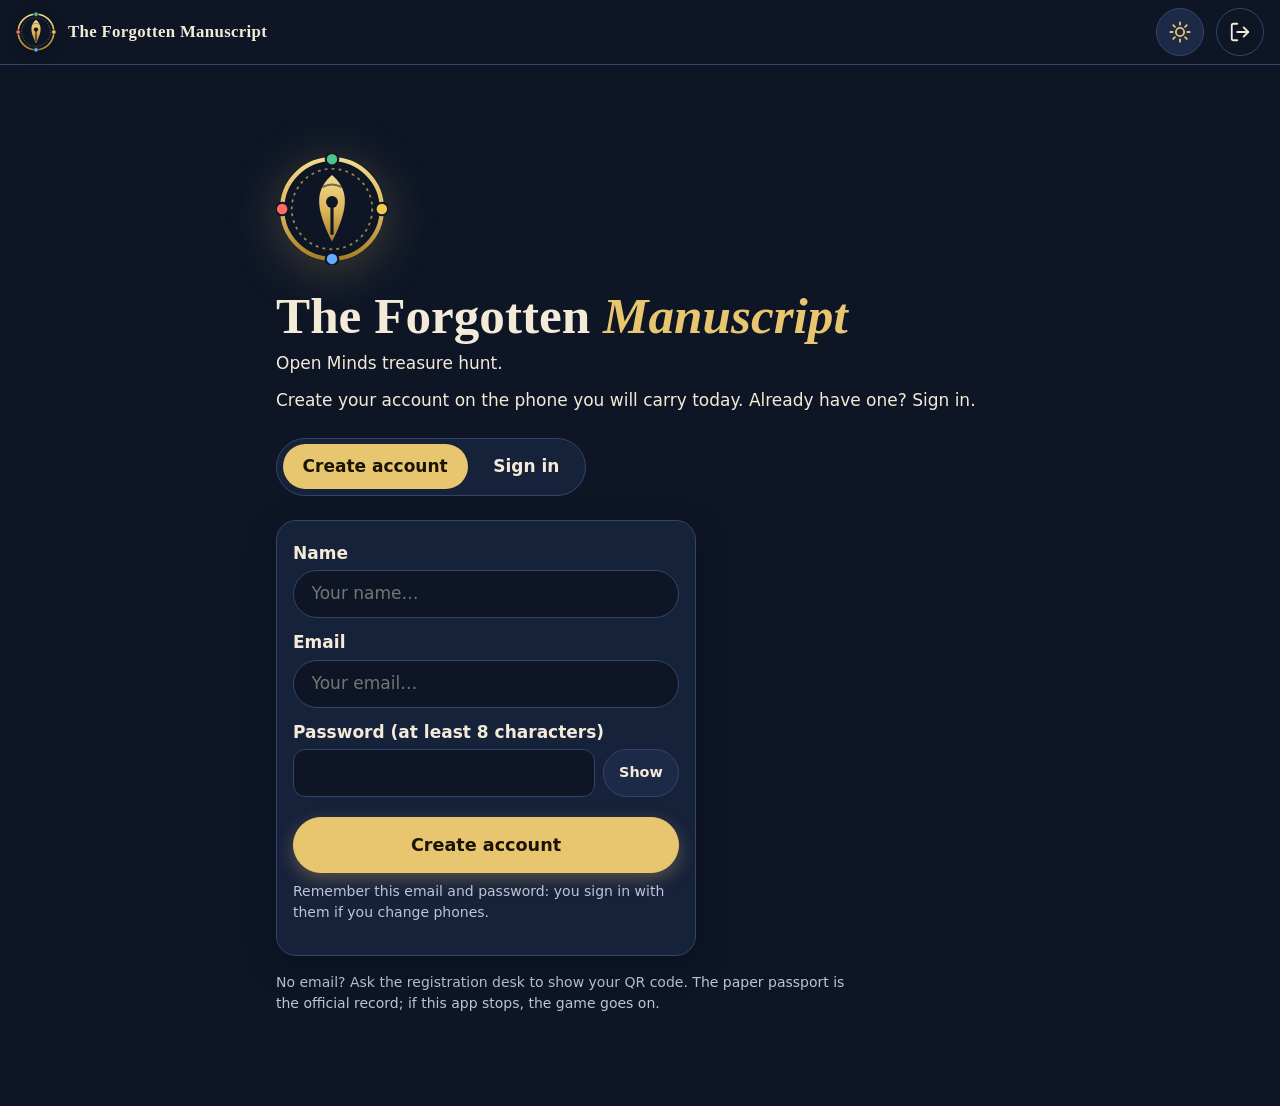
<file: index.html>
<!doctype html>
<html lang="en" data-theme="dark">
<head>
<meta charset="utf-8">
<meta name="viewport" content="width=device-width, initial-scale=1, viewport-fit=cover">
<meta name="robots" content="noindex, nofollow">
<meta name="referrer" content="no-referrer">
<meta http-equiv="Content-Security-Policy" content="default-src 'self'; script-src 'self' https://cdnjs.cloudflare.com; style-src 'self' https://cdnjs.cloudflare.com; img-src 'self' data: https://server.arcgisonline.com https://tile.openstreetmap.org; connect-src https://api.vicere.co.uk; base-uri 'none'; form-action 'none'; object-src 'none'">
<meta name="theme-color" content="#0e1626">
<title>The Forgotten Manuscript</title>
<link rel="preconnect" href="https://api.vicere.co.uk" crossorigin>
<link rel="dns-prefetch" href="https://cdnjs.cloudflare.com">
<link rel="icon" href="img/icon.svg" type="image/svg+xml">
<link rel="stylesheet" href="css/app.css?v=ed527b07f0">
<script src="config.js?v=ed527b07f0"></script>
<script type="module" src="js/app.js?v=ed527b07f0"></script>
</head>
<body>
<a class="sr-only" href="#main">Skip to content</a>
<header class="top">
  <img class="logo" src="img/logo.svg" alt="" width="40" height="40">
  <div class="brand"><b translate="no">The Forgotten Manuscript</b><span id="who"></span></div>
  <button id="theme" class="icon-btn theme-btn round-btn" type="button" aria-label="Switch to sunlight mode"></button>
  <button id="signout" class="icon-btn ghost round-btn" type="button" aria-label="Sign out" title="Sign out"></button>
</header>
<div id="net" class="status-line warn" role="status" hidden></div>
<div id="queued" class="status-line" role="status" hidden></div>
<main id="main" tabindex="-1"><p class="muted">Loading…</p></main>
<div id="toasts" class="toasts" aria-live="polite"></div>
<noscript><p class="frame">This page needs JavaScript. The paper passport still works.</p></noscript>
</body>
</html>
</file>
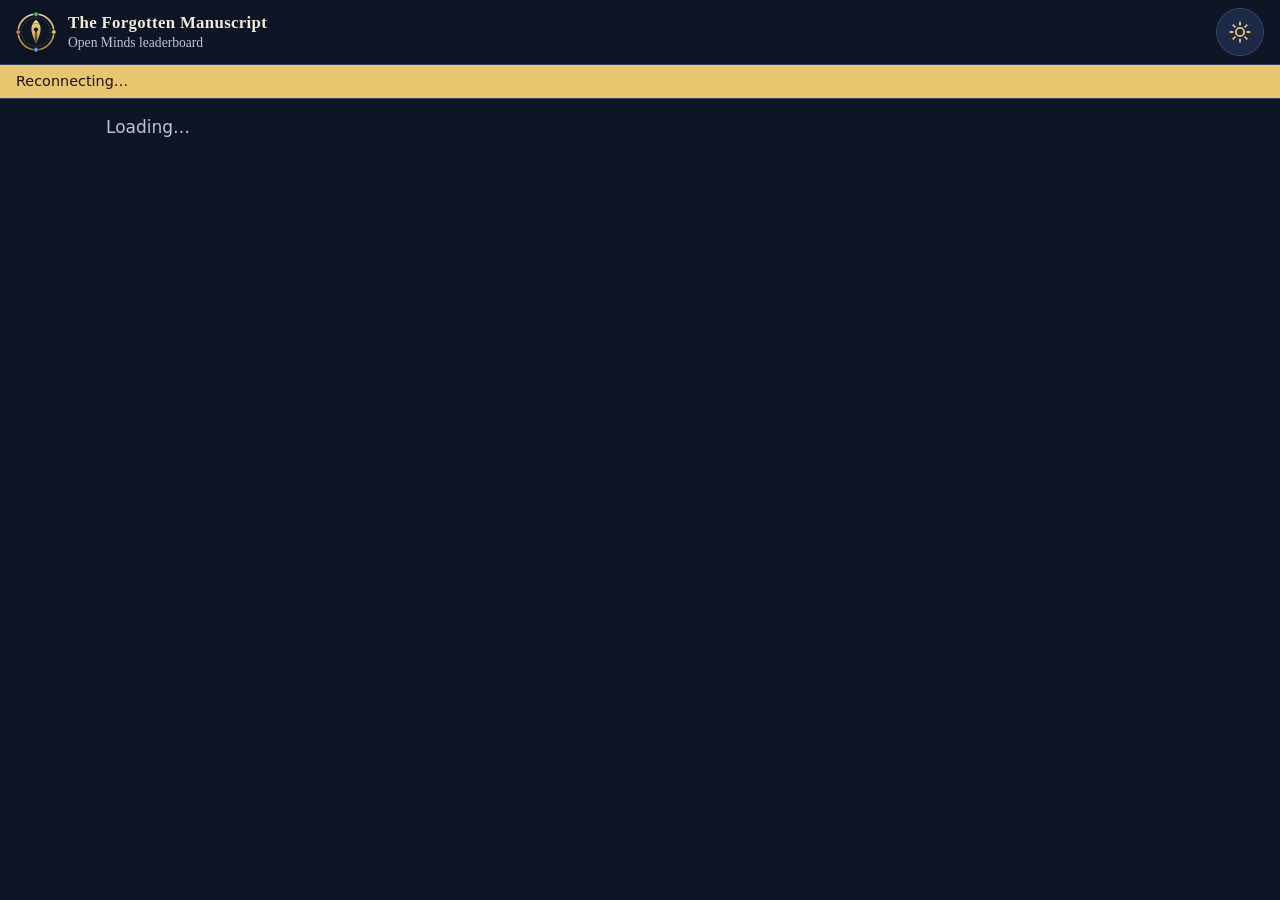
<file: board.html>
<!doctype html>
<html lang="en" data-theme="dark">
<head>
<meta charset="utf-8">
<meta name="viewport" content="width=device-width, initial-scale=1">
<meta name="robots" content="noindex, nofollow">
<meta name="referrer" content="no-referrer">
<meta http-equiv="Content-Security-Policy" content="default-src 'self'; script-src 'self'; style-src 'self'; img-src 'self'; connect-src https://api.vicere.co.uk; base-uri 'none'; form-action 'none'; object-src 'none'">
<meta name="theme-color" content="#0e1626">
<title>Leaderboard · The Forgotten Manuscript</title>
<link rel="preconnect" href="https://api.vicere.co.uk" crossorigin>
<link rel="icon" href="img/icon.svg" type="image/svg+xml">
<link rel="stylesheet" href="css/app.css?v=ed527b07f0">
<link rel="stylesheet" href="css/board.css?v=ed527b07f0">
<script src="config.js?v=ed527b07f0"></script>
<script type="module" src="js/board.js?v=ed527b07f0"></script>
</head>
<body class="tv">
<header class="top">
  <img class="logo" src="img/logo.svg" alt="" width="40" height="40">
  <div class="brand"><b translate="no">The Forgotten Manuscript</b><span>Open Minds leaderboard</span></div>
  <button id="theme" class="icon-btn theme-btn round-btn" type="button" aria-label="Switch to sunlight mode"></button>
</header>
<div id="net" class="status-line warn" role="status" hidden></div>
<main id="main"><p class="muted">Loading…</p></main>
<div id="toasts" class="toasts" aria-live="polite"></div>
</body>
</html>
</file>
<file: css/app.css>
/* The Forgotten Manuscript: night ink and gold leaf, with a paper "Sunlight" mode.
   System fonts only (zero font bytes on slow 3G). */

:root {
  --bg: #0e1626;
  --panel: #16213a;
  --panel-2: #1d2a47;
  --line: #34446a;
  --text: #f3ead7;
  --muted: #bcc4d6;
  --gold: #d9b45a;
  --gold-strong: #e8c66f;
  --on-gold: #1a1405;
  --danger: #ff8a7a;
  --ok: #7ad9a4;
  --reed: #4cc38a;
  --leaf: #f2c94c;
  --bird: #62adff;
  --stage: #ff6b5e;
  --seal-ink: #0e1626;
  --focus: #ffe7a3;
  --serif: "Iowan Old Style", "Palatino Linotype", Palatino, "Book Antiqua", "Noto Serif", Georgia, serif;
  --sans: system-ui, -apple-system, "Segoe UI", Roboto, "Noto Sans", sans-serif;
  --r-sm: 12px;
  --r-md: 20px;
  --r-pill: 999px;
  --shadow: 0 10px 30px rgba(3, 8, 20, .35);
  --ease: cubic-bezier(.2, .7, .2, 1);
  color-scheme: dark;
}

:root[data-theme="light"] {
  --bg: #f6efdd;
  --panel: #fffcf3;
  --panel-2: #efe4c8;
  --line: #b9a57a;
  --text: #16110a;
  --muted: #4a4234;
  --gold: #7a5712;
  --gold-strong: #b8862b;
  --on-gold: #16110a;
  --danger: #a3241a;
  --ok: #1d6b40;
  --reed: #1e7f4f;
  --leaf: #8a6a00;
  --bird: #1f5fb8;
  --stage: #c2362b;
  --seal-ink: #ffffff;
  --focus: #1f2a44;
  --shadow: 0 10px 28px rgba(80, 60, 20, .12);
  color-scheme: light;
}

* { box-sizing: border-box; }
html { -webkit-text-size-adjust: 100%; scroll-padding-top: 5rem; -webkit-tap-highlight-color: rgba(217, 180, 90, .25); }
body {
  margin: 0;
  background: var(--bg);
  color: var(--text);
  font: 17px/1.5 var(--sans);
  min-height: 100vh;
}
h1, h2, h3 { font-family: var(--serif); font-weight: 600; line-height: 1.2; margin: 0 0 .5rem; text-wrap: balance; }
h1 { font-size: 1.75rem; }
h2 { font-size: 1.35rem; }
h3 { font-size: 1.1rem; }
p { margin: 0 0 .75rem; max-width: 65ch; }
a { color: var(--gold-strong); }
:root[data-theme="light"] a { color: var(--gold); }
:focus-visible { outline: 3px solid var(--focus); outline-offset: 2px; }
.sr-only { position: absolute; width: 1px; height: 1px; overflow: hidden; clip: rect(0 0 0 0); white-space: nowrap; }
.sr-only:focus { position: fixed; left: 16px; top: 8px; width: auto; height: auto; clip: auto; z-index: 4000; padding: .6rem 1rem; background: var(--gold-strong); color: var(--on-gold); border-radius: var(--r-sm); }
.muted { color: var(--muted); }
.small { font-size: .875rem; }
.num { font-variant-numeric: tabular-nums; }

/* Frame and header ------------------------------------------------------- */

.top {
  position: sticky; top: 0; z-index: 500;
  display: flex; align-items: center; gap: .75rem;
  padding: .5rem max(16px, env(safe-area-inset-right)) .5rem max(16px, env(safe-area-inset-left));
  padding-top: max(.5rem, env(safe-area-inset-top));
  background: var(--bg);
  border-bottom: 1px solid var(--line);
}
.logo { width: 40px; height: 40px; flex: none; filter: drop-shadow(0 2px 6px rgba(0, 0, 0, .35)); }
.brand { font-family: var(--serif); font-size: 1.05rem; line-height: 1.15; flex: 1; min-width: 0; }
.brand b { display: block; font-weight: 600; letter-spacing: .02em; }
.brand span { color: var(--muted); font-size: .85rem; }
.status-line { padding: .35rem 16px; font-size: .9rem; background: var(--panel-2); border-bottom: 1px solid var(--line); }
.status-line[hidden] { display: none; }
.status-line.warn { color: var(--on-gold); background: var(--gold-strong); }

main { padding: 16px; max-width: 760px; margin: 0 auto 4rem; }
main.wide { max-width: 1400px; }

.frame {
  position: relative;
  padding: 1.25rem 1rem;
  border: 1px solid var(--line);
  border-radius: var(--r-md);
  background: var(--panel);
  box-shadow: var(--shadow);
  margin-bottom: 1rem;
}
.frame.gilded::before {
  content: ""; position: absolute; left: -1px; bottom: -1px; width: 56px; height: 56px;
  border-left: 2px solid var(--gold); border-bottom: 2px solid var(--gold);
  border-bottom-left-radius: var(--r-md); pointer-events: none;
}
.section { margin: 1.5rem 0; }
.row { display: flex; gap: .5rem; flex-wrap: wrap; align-items: center; }
.stack > * + * { margin-top: .5rem; }
.grow { flex: 1; min-width: 0; }

/* Buttons and fields -------------------------------------------------------- */

button, .btn {
  font: inherit; font-weight: 600;
  min-height: 48px; min-width: 48px;
  padding: .6rem 1rem;
  padding-inline: 1.25rem;
  border-radius: var(--r-pill);
  border: 1px solid var(--line);
  background: var(--panel-2);
  color: var(--text);
  cursor: pointer;
  touch-action: manipulation;
  transition: background-color .18s var(--ease), border-color .18s var(--ease), color .18s var(--ease), box-shadow .18s var(--ease), transform .12s var(--ease), filter .18s var(--ease);
}
button.primary { background: var(--gold-strong); color: var(--on-gold); border-color: var(--gold-strong); box-shadow: 0 6px 18px color-mix(in srgb, var(--gold-strong) 30%, transparent); }
button.danger { border-color: var(--danger); color: var(--danger); background: transparent; }
button.ghost { background: transparent; }
button.big { width: 100%; font-size: 1.1rem; min-height: 56px; }
button:hover:not(:disabled) { border-color: var(--gold-strong); transform: translateY(-1px); }
button.primary:hover:not(:disabled) { filter: brightness(1.06); box-shadow: 0 10px 24px color-mix(in srgb, var(--gold-strong) 40%, transparent); }
button:active:not(:disabled) { transform: translateY(1px) scale(.98); }
button:disabled { opacity: .45; cursor: not-allowed; }
button[aria-pressed="true"] { background: var(--gold-strong); color: var(--on-gold); }
.icon-btn { padding: .4rem .95rem; font-size: .9rem; }
.round-btn { width: 48px; height: 48px; padding: 0; display: inline-grid; place-items: center; }
.theme-btn { color: var(--gold-strong); }
:root[data-theme="light"] .theme-btn { color: var(--text); }
.theme-btn svg { transition: transform .35s var(--ease); }
.theme-btn:hover svg { transform: rotate(20deg); }

label { display: block; font-weight: 600; margin-bottom: .25rem; }
input, select, textarea {
  font: inherit; color: var(--text);
  width: 100%; min-height: 48px;
  padding: .55rem .7rem;
  border: 1px solid var(--line); border-radius: var(--r-sm);
  background: var(--bg);
  transition: border-color .18s var(--ease), box-shadow .18s var(--ease);
}
input:focus, select:focus, textarea:focus { border-color: var(--gold-strong); box-shadow: 0 0 0 4px color-mix(in srgb, var(--gold-strong) 20%, transparent); }
input[type="number"], input[type="email"], input:not([type]) { border-radius: var(--r-pill); padding-inline: 1.1rem; }
textarea { min-height: 80px; resize: vertical; }
input[type="checkbox"] { width: 28px; min-height: 28px; height: 28px; accent-color: var(--gold-strong); }
.field { margin-bottom: .75rem; }

.chip {
  display: inline-block; padding: .1rem .55rem; border-radius: 999px;
  font-size: .85rem; font-weight: 600; border: 1px solid var(--line); white-space: nowrap;
}
.chip.arrived { background: var(--gold-strong); color: var(--on-gold); border-color: transparent; }
.chip.heading { border-color: var(--gold); color: var(--gold-strong); }
:root[data-theme="light"] .chip.heading { color: var(--gold); }
.chip.solved, .chip.finished { background: var(--ok); color: var(--seal-ink); border-color: transparent; }
:root[data-theme="light"] .chip.solved, :root[data-theme="light"] .chip.finished { color: #fff; }
.chip.alert { background: var(--danger); color: var(--seal-ink); border-color: transparent; }
:root[data-theme="light"] .chip.alert { color: #fff; }

/* Seals: the passport stamps ------------------------------------------------- */

.passport { display: grid; grid-template-columns: repeat(4, 1fr); gap: .75rem; margin: 1rem 0; }
.seal {
  aspect-ratio: 1; border-radius: 50%;
  display: grid; place-items: center;
  border: 2px dashed var(--line);
  font-family: var(--serif); font-size: clamp(1.4rem, 7vw, 2.2rem); font-weight: 600;
  color: var(--muted);
}
.seal.on { border: 3px double var(--seal-ink); color: var(--seal-ink); box-shadow: 0 0 0 3px var(--c); background: var(--c); }
.seal-label { text-align: center; font-size: .85rem; margin-top: .3rem; color: var(--muted); }
.c-reed { --c: var(--reed); } .c-leaf { --c: var(--leaf); } .c-bird { --c: var(--bird); } .c-stage { --c: var(--stage); }
.dots { display: inline-flex; gap: 4px; vertical-align: middle; }
.dot { width: 14px; height: 14px; border-radius: 50%; border: 1px solid var(--line); background: transparent; }
.dot.on { background: var(--c); border-color: var(--c); }

/* Leaderboard --------------------------------------------------------------- */

.board { width: 100%; border-collapse: collapse; }
.board th, .board td { padding: .55rem .4rem; text-align: left; border-bottom: 1px solid var(--line); overflow-wrap: anywhere; }
.board th { font-size: .85rem; color: var(--muted); font-weight: 600; }
.board td.rank { font-family: var(--serif); font-size: 1.2rem; width: 2.5rem; }
.board tr.mine td { background: var(--panel-2); }
.board .time { text-align: right; font-variant-numeric: tabular-nums; }

/* Team cards for Keepers, Gate, Door ----------------------------------------- */

.cards { display: grid; gap: .75rem; }
.card { border: 1px solid var(--line); border-radius: var(--r-md); background: var(--panel); padding: 1rem 1.1rem; box-shadow: var(--shadow); transition: border-color .2s var(--ease); }
.card.is-arrived { border-color: var(--gold-strong); border-width: 2px; }
.card.is-heading { border-left: 6px solid var(--gold); }
.card h3 { margin: 0; }
.card .actions { display: grid; grid-template-columns: repeat(auto-fit, minmax(92px, 1fr)); gap: .5rem; margin-top: .85rem; }
.handover {
  margin-top: .6rem; padding: .6rem .75rem; border-radius: var(--r-sm);
  background: var(--panel-2); border-left: 6px solid var(--c, var(--gold));
  font-weight: 600;
}
.place-band { height: 10px; border-radius: 999px; background: var(--c, var(--gold)); margin-bottom: .75rem; }
.filters { display: flex; gap: .4rem; overflow-x: auto; padding-bottom: .25rem; }
.filters button { white-space: nowrap; min-height: 44px; }

/* Tabs for the Control Room ------------------------------------------------------ */

.tabs { display: flex; gap: .35rem; overflow-x: auto; padding: .35rem; margin-bottom: 1rem; background: var(--panel); border: 1px solid var(--line); border-radius: var(--r-pill); width: fit-content; max-width: 100%; }
.tabs button { flex: none; border: 0; background: transparent; white-space: nowrap; min-height: 44px; }
.tabs button:hover:not(:disabled) { transform: none; background: var(--panel-2); }
.tabs button[aria-selected="true"] { background: var(--gold-strong); color: var(--on-gold); }
.badge-count { display: inline-block; min-width: 1.4em; padding: 0 .35em; border-radius: 999px; background: var(--danger); color: var(--seal-ink); font-size: .8rem; text-align: center; margin-left: .3rem; }

.table-wrap { overflow-x: auto; border: 1px solid var(--line); border-radius: var(--r-md); box-shadow: var(--shadow); }
table.grid { border-collapse: collapse; width: 100%; font-size: .92rem; }
table.grid th, table.grid td { padding: .45rem .5rem; border-bottom: 1px solid var(--line); text-align: left; white-space: nowrap; vertical-align: top; }
table.grid th { position: sticky; top: 0; background: var(--panel-2); font-weight: 600; }
table.grid .row { flex-wrap: nowrap; gap: .35rem; }
table.grid .icon-btn { min-width: 40px; min-height: 40px; padding: 0; }
table.grid tr.split td { background: color-mix(in srgb, var(--danger) 18%, transparent); }

.alerts { display: grid; gap: .4rem; margin-bottom: 1rem; }
.alert { padding: .65rem 1rem; border-radius: var(--r-sm); border-left: 6px solid var(--danger); background: var(--panel); }
.alert.crowd { border-left-color: var(--gold-strong); }

.log { list-style: none; padding: 0; margin: 0; }
.log li { display: flex; gap: .75rem; align-items: center; padding: .4rem 0; border-bottom: 1px solid var(--line); }
.log li.person { flex-wrap: wrap; gap: .5rem .75rem; padding: .75rem 0; }
.person-info { flex: 1 1 200px; min-width: 0; overflow-wrap: anywhere; }
.person-actions { display: flex; flex-wrap: wrap; gap: .4rem; }
.person-actions .icon-btn { min-height: 40px; padding: .3rem .85rem; font-size: .85rem; }
.log time { color: var(--muted); font-variant-numeric: tabular-nums; min-width: 4.5em; }

/* Chat ---------------------------------------------------------------------- */

.chat { display: grid; gap: .4rem; max-height: 50vh; overflow-y: auto; padding: .25rem; }
.msg { max-width: 85%; padding: .55rem .9rem; border-radius: 18px; background: var(--panel-2); white-space: pre-wrap; overflow-wrap: anywhere; }
.msg.mine { justify-self: end; background: var(--gold-strong); color: var(--on-gold); }
.msg .who { display: block; font-size: .8rem; font-weight: 600; opacity: .85; }
.quick { display: flex; gap: .4rem; flex-wrap: wrap; margin: .5rem 0; }

/* Gate ----------------------------------------------------------------------- */

.gate-row { display: flex; gap: .75rem; align-items: stretch; margin-top: .75rem; flex-wrap: wrap; }
.stepper { display: flex; align-items: center; gap: .4rem; }
.stepper span { min-width: 6.5rem; text-align: center; font-weight: 600; }
.gate-start { flex: 1 1 140px; font-size: 1.25rem; min-height: 56px; }
.gate-clock { font-size: 2rem; font-weight: 700; margin: .4rem 0 0; }

/* Envelope -------------------------------------------------------------------- */

.envelope { border-color: var(--gold-strong); }
.verse { margin: 0; padding: .25rem 0 .25rem 1rem; border-left: 3px solid var(--gold); font-family: var(--serif); font-style: italic; font-size: 1.15rem; }
.cipher { font: 700 clamp(1.15rem, 5vw, 1.6rem)/1.5 ui-monospace, "SF Mono", Menlo, Consolas, monospace; letter-spacing: .14em; overflow-wrap: anywhere; color: var(--gold-strong); margin: 0; }
:root[data-theme="light"] .cipher { color: var(--gold); }
.vsq-wrap { overflow-x: auto; margin-top: .5rem; }
.vsq { border-collapse: collapse; font: 600 12px/1 ui-monospace, "SF Mono", Menlo, Consolas, monospace; margin: 0 auto; }
.vsq td, .vsq th { width: 15px; height: 17px; padding: 0; text-align: center; }
.vsq th { color: var(--gold-strong); }
:root[data-theme="light"] .vsq th { color: var(--gold); }
.vsq .vsq-key { all: unset; display: block; width: 100%; height: 100%; min-height: 17px; cursor: pointer; font: inherit; color: inherit; }
.vsq .vsq-key:focus-visible { outline: 2px solid var(--focus); }
.vsq .hl { background: color-mix(in srgb, var(--gold-strong) 35%, transparent); }

/* Map ------------------------------------------------------------------------- */

.map { height: 60vh; min-height: 320px; border-radius: var(--r-md); overflow: hidden; box-shadow: var(--shadow); border: 1px solid var(--line); background: var(--panel-2); }
.map-pin {
  width: 30px; height: 30px; border-radius: 50%;
  background: var(--c, var(--gold-strong)); border: 3px solid #fff;
  box-shadow: 0 1px 4px rgba(0, 0, 0, .6);
  display: grid; place-items: center; font: 700 14px/1 var(--sans); color: #0e1626;
}
.map-pin.q { background: #fff; color: #0e1626; font-size: 18px; }
.map-pin.me { width: 18px; height: 18px; background: #2f7bff; }
.map-pin.team { width: 34px; height: 34px; background: var(--gold-strong); }
.map-pin.team.split { background: var(--stage); }
.map-pin.phone { width: 12px; height: 12px; border-width: 2px; background: #fff; }
.map-pin.phone.stale { opacity: .45; }
.leaflet-container { font: 14px/1.4 var(--sans); }
.map-tools { display: flex; gap: .5rem; flex-wrap: wrap; margin-bottom: .5rem; }

/* Envoy badge --------------------------------------------------------------- */

.badge-screen {
  position: fixed; inset: 0; z-index: 2000;
  background: var(--c); color: #0e1626;
  display: grid; place-items: center; text-align: center;
  padding: max(24px, env(safe-area-inset-top)) 16px max(24px, env(safe-area-inset-bottom));
}
.badge-screen .team-no { font-family: var(--serif); font-size: clamp(5rem, 30vw, 10rem); line-height: 1; font-weight: 700; }
.badge-screen .person { font-size: 1.6rem; font-weight: 700; }
.badge-screen .clock { font-size: 2.2rem; font-variant-numeric: tabular-nums; font-weight: 700; }
.badge-screen .spinner {
  width: 96px; height: 96px; margin: 1rem auto; border-radius: 50%;
  border: 10px solid rgba(14, 22, 38, .25); border-top-color: #0e1626;
  animation: spin 1.2s linear infinite;
}
.badge-screen button { background: #0e1626; color: #fff; border-color: #0e1626; }
@keyframes spin { to { transform: rotate(360deg); } }

/* Compass ---------------------------------------------------------------- */

.compass-ring {
  width: 180px; height: 180px; margin: 1rem auto; border-radius: 50%;
  border: 3px solid var(--line); display: grid; place-items: center;
  font-family: var(--serif); font-size: 2.5rem;
}
.compass-ring[data-band="1"] { border-color: var(--gold); }
.compass-ring[data-band="2"] { border-color: var(--gold-strong); border-width: 6px; }
.compass-ring[data-band="3"] { border-color: var(--gold-strong); border-width: 10px; }
.compass-ring[data-band="4"] { border-color: var(--ok); border-width: 14px; }
.compass-dark { font-family: var(--serif); font-style: italic; font-size: 1.15rem; }

/* Toasts and overlays ---------------------------------------------------------- */

.toasts { position: fixed; left: 16px; right: 16px; bottom: max(16px, env(safe-area-inset-bottom)); z-index: 3000; display: grid; gap: .5rem; pointer-events: none; }
.toast { padding: .8rem 1.25rem; border-radius: var(--r-pill); animation: toast-in .25s var(--ease); background: var(--text); color: var(--bg); font-weight: 600; box-shadow: 0 4px 16px rgba(0, 0, 0, .4); max-width: 560px; margin: 0 auto; width: 100%; }
.toast.err { background: var(--danger); color: var(--seal-ink); }
:root[data-theme="light"] .toast.err { color: #fff; }
.overlay { position: fixed; inset: 0; z-index: 2500; overscroll-behavior: contain; background: rgba(0, 0, 0, .7); display: grid; place-items: center; padding: 16px; }
.overlay .frame { max-width: 420px; width: 100%; max-height: 90vh; overflow: auto; overscroll-behavior: contain; }
.signin-code { display: inline-block; margin-top: .35rem; font-size: 1.8rem; letter-spacing: .12em; font-variant-numeric: tabular-nums; }
.signin-form { margin-top: 1.5rem; max-width: 420px; }
.qr { background: #fff; padding: 12px; border-radius: var(--r-sm); width: 100%; max-width: 320px; margin: 0 auto; display: block; image-rendering: pixelated; }

.landing { text-align: left; padding-top: 8vh; }
.hero-logo { display: block; width: 112px; height: 112px; margin-bottom: 1.5rem; filter: drop-shadow(0 8px 24px rgba(217, 180, 90, .25)); }
.landing h1 { font-size: clamp(2rem, 9vw, 3.2rem); line-height: 1.05; }
.landing .gold { color: var(--gold-strong); font-style: italic; }
:root[data-theme="light"] .landing .gold { color: var(--gold); }

@media (min-width: 900px) {
  .split-cols { display: grid; grid-template-columns: 1fr 1fr; gap: 1rem; }
}

@media (prefers-reduced-motion: reduce) {
  button:active:not(:disabled) { transform: none; }
  *, *::before, *::after { animation-duration: 0s !important; transition: none !important; scroll-behavior: auto !important; }
  .badge-screen .spinner { animation: none; border-top-color: rgba(14, 22, 38, .25); }
}

/* Leaflet's own controls keep their native sizing */
.leaflet-control-layers input { width: auto; min-height: 0; height: auto; margin: 0 .35rem 0 0; }
.leaflet-control-layers label { display: flex; align-items: center; min-height: 40px; padding: 0 .25rem; font-weight: 600; margin: 0; }
.leaflet-control-layers { color: #16110a; }

@keyframes toast-in { from { opacity: 0; transform: translateY(8px); } }

/* Phones: compact header and tighter Control Room chrome */
@media (max-width: 520px) {
  .top { gap: .5rem; }
  .top .round-btn { width: 44px; height: 44px; }
  .logo { width: 34px; height: 34px; }
  .brand { font-size: .95rem; }
  .brand span { font-size: .78rem; }
  .tabs { width: 100%; }
  .alert { padding: .5rem .85rem; font-size: .95rem; }
  table.grid { font-size: .85rem; }
  table.grid th, table.grid td { padding: .4rem .45rem; }
}
.vsq .vsq-key:hover { transform: none; }
</file>
<file: css/board.css>
/* Public TV / projector leaderboard: large type, readable across a room. */
body.tv main { max-width: 1100px; }
body.tv .board { font-size: clamp(1.1rem, 2.4vw, 2rem); }
body.tv .board td.rank { font-size: 1.3em; }
body.tv .dot { width: .8em; height: .8em; }
body.tv h1 { font-size: clamp(2rem, 5vw, 3.5rem); }
</file>
